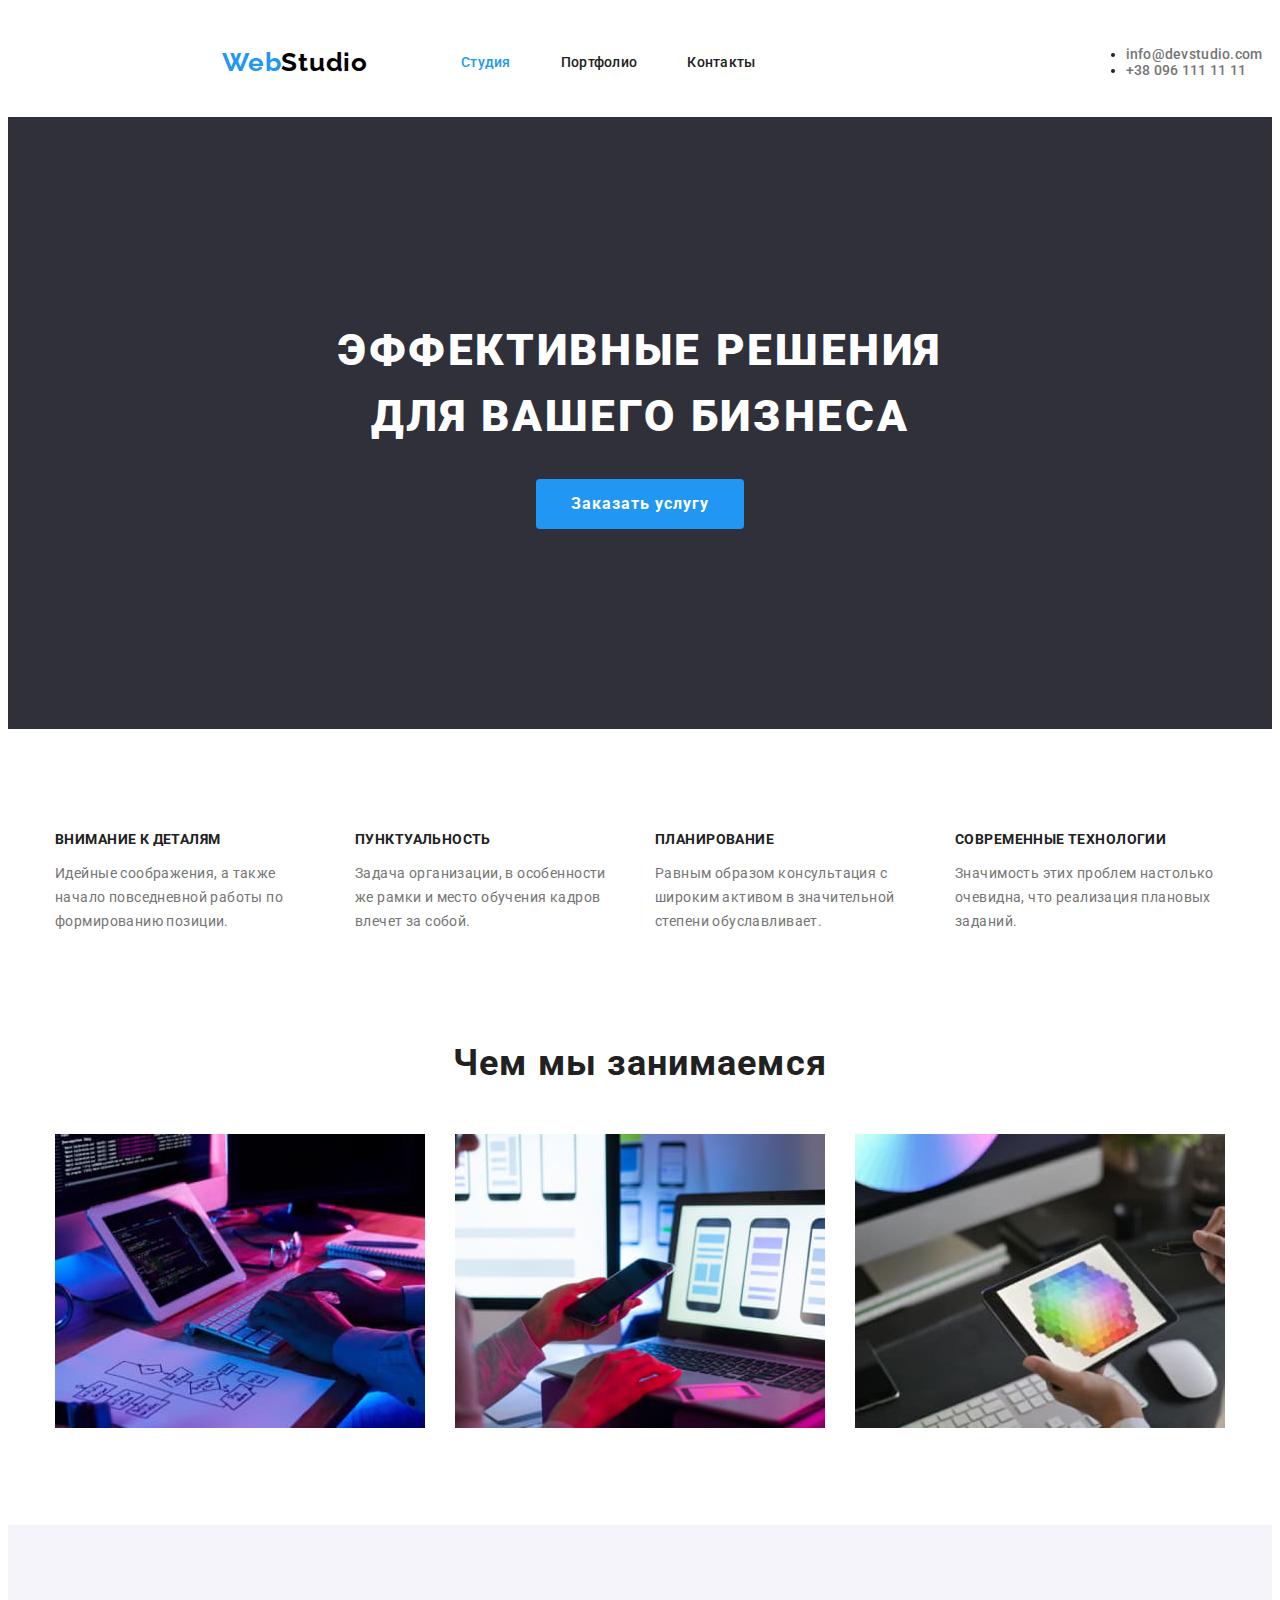
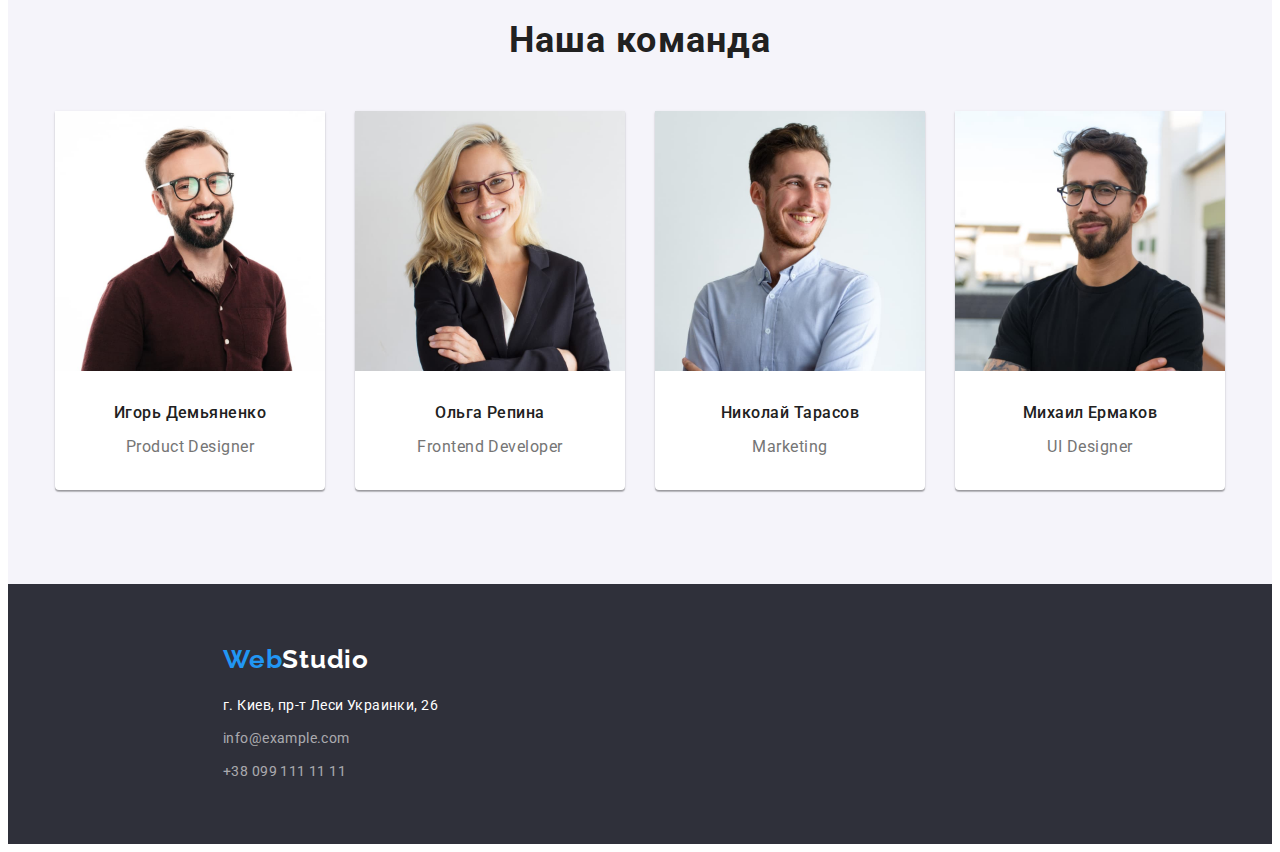
<file: index.html>
<!DOCTYPE html>
<html lang="ru">
  <head>
    <meta charset="UTF-8" />
    <meta http-equiv="X-UA-Compatible" content="IE=edge" />
    <meta name="viewport" content="width=device-width, initial-scale=1.0" />
    <link rel="preconnect" href="https://fonts.googleapis.com">
    <link rel="preconnect" href="https://fonts.gstatic.com" crossorigin>
    <link href="https://fonts.googleapis.com/css2?family=Raleway:wght@700&family=Roboto:wght@400;500;700;900&display=swap"
      rel="stylesheet">
      <link rel="stylesheet" href="./css/styles.css">
    <title>Studio</title>
  </head>
  <body>
    <!-- навигация -->
      <header class="header">
        <a class="logo link" href="#" lang="en"><span class="logo-accent">Web</span>Studio</a>
        <nav class="navigation">
          <ul class="list navigation-list">
            <li class="navigation-item active">
              <a href="#" class="link navigation-link active">Студия</a>
            </li>
            <li class="navigation-item">
              <a href="./portfolio.html" class="link navigation-link">Портфолио</a>
            </li>
            <li class="navigation-item">
              <a href="#" class="link navigation-link">Контакты</a>
            </li>
          </ul>
        </nav>
        <ul class="contacts">
          <li><a class="link contacts-link" href="mailto:info@devstudio.com">info@devstudio.com</a></li>
          <li><a class="link contacts-link" href="tel:+380961111111">+38 096 111 11 11</a></li>
        </ul>
        <!-- <div class="contacts">
          <a class="link contacts-link" href="mailto:info@devstudio.com">info@devstudio.com</a>
          <a class="link contacts-link" href="tel:+380961111111">+38 096 111 11 11</a>
        </div> -->
      </header>
    <!-- контент -->
    <main>
      <section class="hero">
       <div class="hero-style"> 
        <h1 class="hero-title">Эффективные решения для вашего бизнеса</h1>
        <button class="button hero-btn" type="button">Заказать услугу</button>
      </div>
      </section>
      <!-- особенности -->
      <section>
        <div class="content peculiarities">
          <h2 class="visually-hidden">Oсобенности</h2>
          <ul class="list">
            <li class="peculiarities-item">
              <h3  class="peculiarities-title">Внимание к деталям</h3>
              <p class="peculiarities-text">
                Идейные соображения, а также начало повседневной работы по
                формированию позиции.
              </p>
            </li>
            <li class="peculiarities-item">
              <h3 class="peculiarities-title">Пунктуальность</h3>
              <p class="peculiarities-text">
                Задача организации, в особенности же рамки и место обучения кадров
                влечет за собой.
              </p>
            </li>
            <li class="peculiarities-item">
              <h3 class="peculiarities-title">Планирование</h3>
              <p class="peculiarities-text">
                Равным образом консультация с широким активом в значительной
                степени обуславливает.
              </p>
            </li>
            <li class="peculiarities-item">
              <h3 class="peculiarities-title">Современные технологии</h3>
              <p class="peculiarities-text">
                Значимость этих проблем настолько очевидна, что реализация
                плановых заданий.
              </p>
            </li>
          </ul>
        </div>
        
        </section>
        <section>
          <div class="content works">
            <h2 class="works-title">Чем мы занимаемся</h2>
            <ul class="list works-list">
              <li class="works-img">
                <img src="./images/development.jpg" alt="написание кода" width="370" height="294"/>
              </li>
              <li class="works-img">
                <img src="./images/adaptation.jpg" alt="мобильная версия" width="370" height="294"/>
              </li>
              <li class="works-img">
                <img src="./images/testing.jpg" alt="приложение" width="370" height="294"/>
              </li>
            </ul>
          </div>
        
      </section>
      <section class="team">
        <div class="content team-content">
          <h2 class="team-title">Наша команда</h2>
          <ul class="list team-list">
            <li class="team-card">
              <img src="./images/demyanenko.jpg" alt="фото члена команды" width="270" height="260"/>
              <h3 class="team-name">Игорь Демьяненко</h3>
              <p class="team-profession">Product Designer</p>
            </li>
            <li class="team-card">
              <img src="./images/repina.jpg" alt="фото члена команды" width="270" height="260"/>
              <h3 class="team-name">Ольга Репина</h3>
              <p class="team-profession">Frontend Developer</p>
            </li>
            <li class="team-card">
              <img src="./images/tarasov.jpg" alt="фото члена команды" width="270" height="260"/>
              <h3 class="team-name">Николай Тарасов</h3>
              <p class="team-profession">Marketing</p>
            </li>
            <li class="team-card">
              <img src="./images/ermakov.jpg" alt="фото члена команды" width="270" height="260" />
              <h3 class="team-name">Михаил Ермаков</h3>
              <p class="team-profession">UI Designer</p>
            </li>
          </ul>
        </div>
        
      </section>
    </main>
    <!-- подвал -->
    <footer class="fotter">
      <div class="fotter-blok">
        <a class="logo link" href="#" lang="en"><span class="logo-accent">Web</span>Studio</a>
        <address class="address-blok">
          <p class="footer-adress">г. Киев, пр-т Леси Украинки, 26</p>
          <ul class="list footer-list">
            <li class="fotter-item"><a class="link fotter-link" href="mailto:info@example.com">info@example.com</a></li>
            <li class="fotter-item"><a class="link fotter-link" href="tel:+380991111111">+38 099 111 11 11</a></li>
          </ul>
        </address>
      </div>
      
    </footer>
  </body>
</html>
</file>
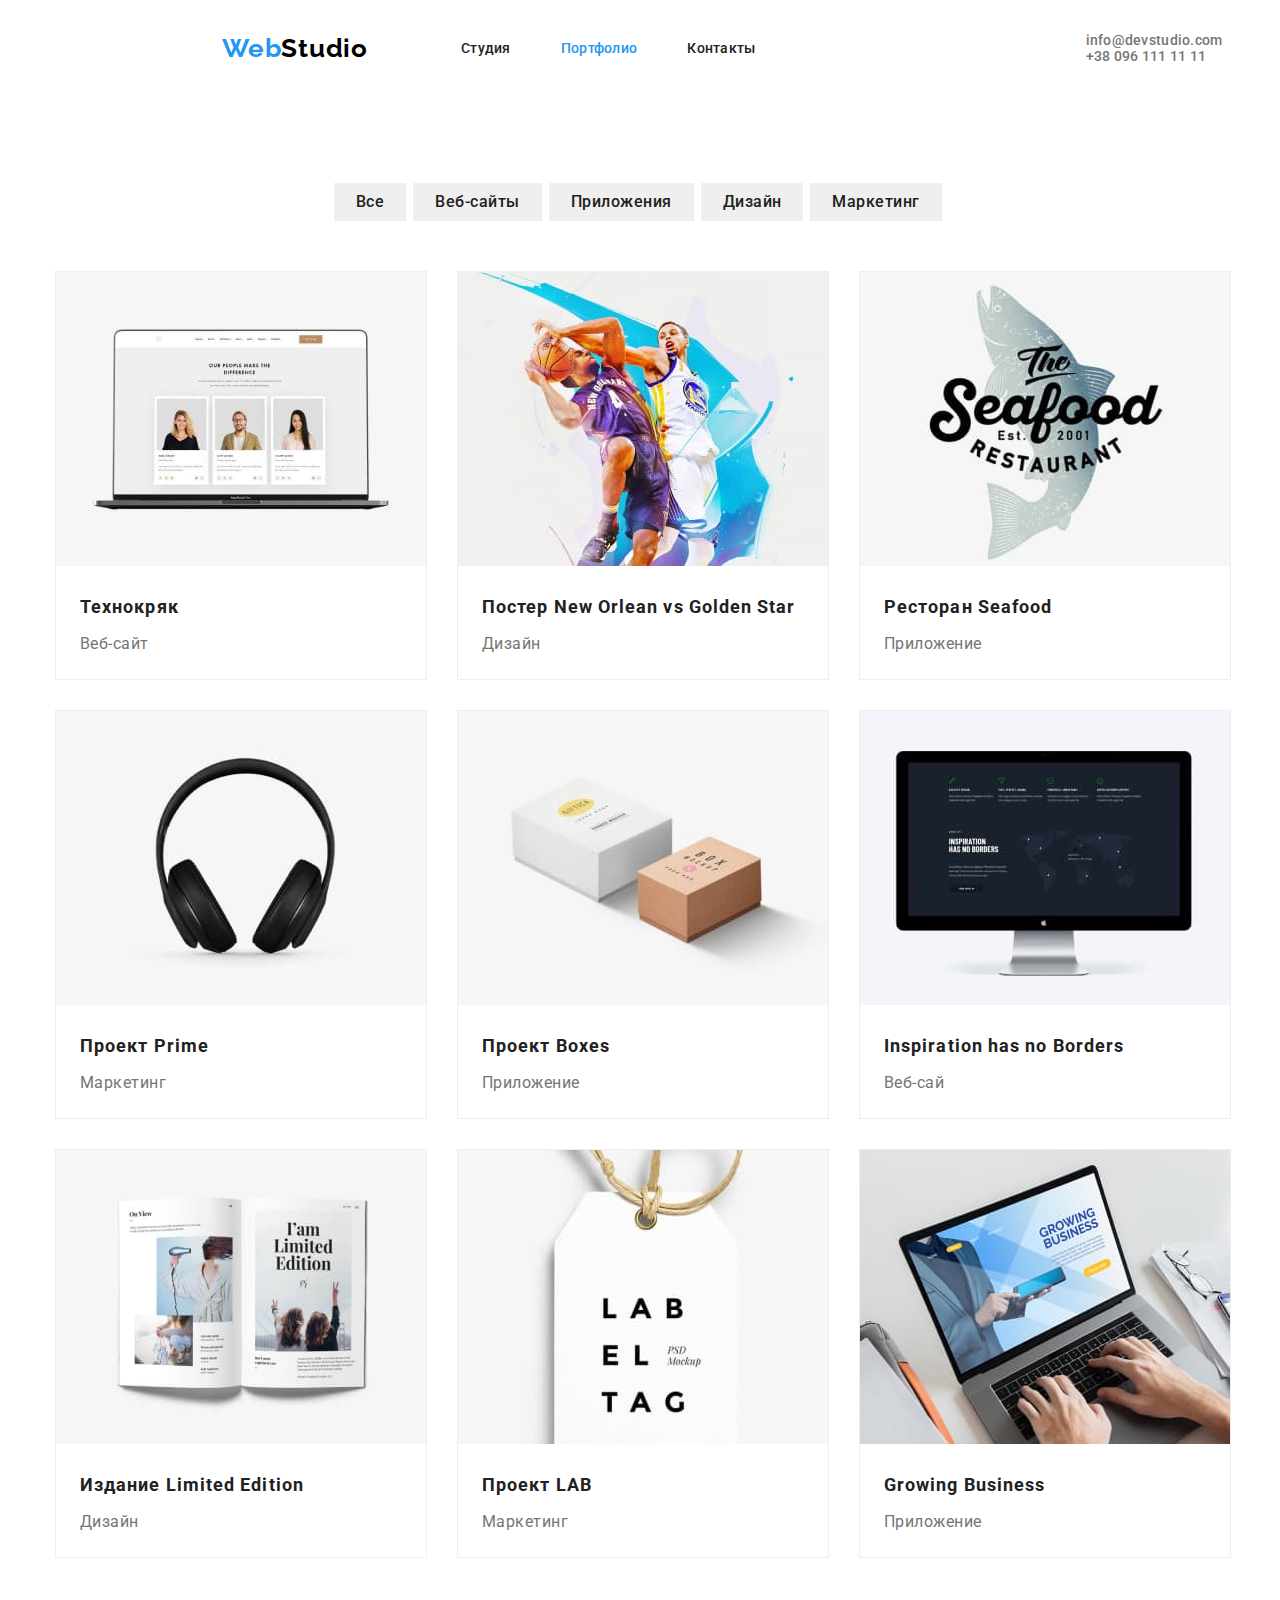
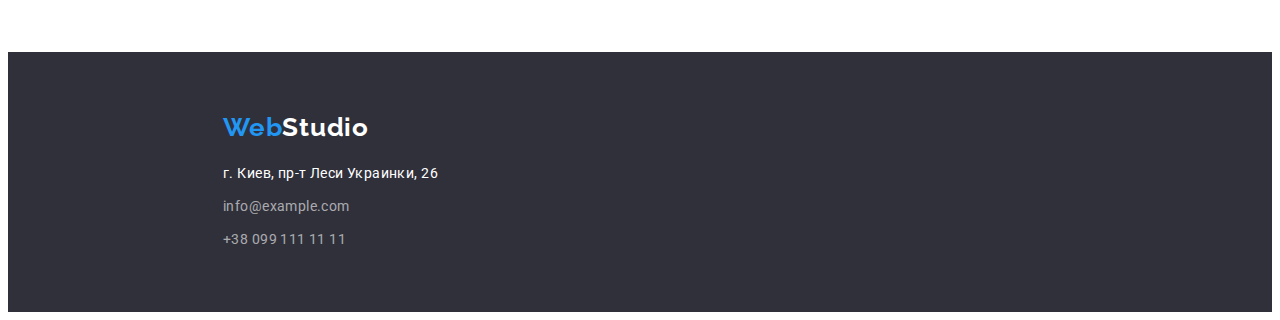
<file: portfolio.html>
<!DOCTYPE html>
<html lang="ru">

<head>
  <meta charset="UTF-8" />
  <meta http-equiv="X-UA-Compatible" content="IE=edge" />
  <meta name="viewport" content="width=device-width, initial-scale=1.0" />
  <link rel="preconnect" href="https://fonts.googleapis.com">
  <link rel="preconnect" href="https://fonts.gstatic.com" crossorigin>
  <link href="https://fonts.googleapis.com/css2?family=Raleway:wght@700&family=Roboto:wght@400;500;700;900&display=swap"
    rel="stylesheet">
  <link rel="stylesheet" href="./css/styles.css">
  <title>Портфолио</title>
</head>

<body>
<!-- навигация -->

      <header class="header">
        <a class="logo link" href="#" lang="en"><span class="logo-accent">Web</span>Studio</a>
        <nav class="navigation">
          <ul class="list navigation-list">
            <li class="navigation-item">
              <a href="./index.html" class="link navigation-link">Студия</a>
            </li>
            <li class="navigation-item">
              <a href="" class="link navigation-link active">Портфолио</a>
            </li>
            <li class="navigation-item">
              <a href="#" class="link navigation-link">Контакты</a>
            </li>
          </ul>
        </nav>
        <div class="contacts">
          <a class="link contacts-link" href="mailto:info@devstudio.com">info@devstudio.com</a>
          <a class="link contacts-link" href="tel:+380961111111">+38 096 111 11 11</a>
        </div>
      </header>
    </div>

<!-- контент -->
    <main class="content content-blok">
      <h1 class="visually-hidden">Перечень проектов</h1>
      <section>
        <ul class="list projects-list">
          <li  class="projects-item">
            <button class="button projects-btn"  type="button">Все</button>
          </li>
          <li class="projects-item">
            <button class="button projects-btn" type="button">Веб-сайты</button>
          </li>
          <li class="projects-item">
            <button class="button projects-btn" type="button">Приложения</button>
          </li>
          <li class="projects-item">
            <button class="button projects-btn" type="button">Дизайн</button>
          </li>
          <li class="projects-item">
            <button class="button projects-btn" type="button">Маркетинг</button>
          </li>
        </ul>
      </section>
      <section>
        <ul class="list portfolio-list">
          <li class="portfolio-item">
            <a class="link" rel="preconnect" href="#"><img src="./images/macbook.jpg" alt="макбук" width="370" height="294"></a>
            <div class="portfolio-blok">
            <h2 class="portfolio-title">Технокряк</h2>
            <p class="portfolio-text">Веб-сайт</p>
            </div>
          </li>
          <li class="portfolio-item">
            <a class="link" rel="preconnect" href="#"><img src="./images/volleyball.jpg" alt="волейбол" width="370" height="294"></a>
            <div class="portfolio-blok">
            <h2 class="portfolio-title">Постер New Orlean vs Golden Star</h2>
            <p class="portfolio-text">Дизайн</p>
            </div>
          </li>
          <li class="portfolio-item">
            <a class="link" rel="preconnect" href="#"><img src="./images/seafood.jpg" alt="морепродукты" width="370" height="294"></a>
            <div class="portfolio-blok">
            <h2 class="portfolio-title">Ресторан Seafood</h2>
            <p class="portfolio-text">Приложение</p>
            </div>
          </li>
        </ul>
        <ul class="list portfolio-list">
          <li class="portfolio-item">
            <a class="link" rel="preconnect" href="#"><img src="./images/headphones.jpg" alt="наушники" width="370" height="294"></a>
            <div class="portfolio-blok">
            <h2 class="portfolio-title">Проект Prime</h2>
            <p class="portfolio-text">Маркетинг</p>
            </div>
          </li>
          <li class="portfolio-item">
            <a class="link" rel="preconnect" href="#"><img src="./images/boxes.jpg" alt="коробки" width="370" height="294"></a>
            <div class="portfolio-blok">
            <h2 class="portfolio-title">Проект Boxes</h2>
            <p class="portfolio-text">Приложение</p>
            </div>
          </li>
          <li class="portfolio-item">
            <a class="link" rel="preconnect" href="#"><img src="./images/monitor.jpg" alt="монитор" width="370" height="294"></a>
            <div class="portfolio-blok">
            <h2 class="portfolio-title">Inspiration has no Borders</h2>
            <p class="portfolio-text">Веб-сай</p>
            </div>
          </li>
        </ul>  
        <ul class="list portfolio-list">
          <li class="portfolio-item">
            <a class="link" rel="preconnect" href="#"><img src="./images/magazine.jpg" alt="журнал" width="370" height="294"></a>
            <div class="portfolio-blok">
            <h2 class="portfolio-title">Издание Limited Edition</h2>
            <p class="portfolio-text">Дизайн</p>
            </div>
          </li>
          <li class="portfolio-item">
            <a class="link" rel="preconnect" href="#"><img src="./images/label.jpg" alt="этикетка" width="370" height="294"></a>
            <div class="portfolio-blok">
            <h2 class="portfolio-title">Проект LAB</h2>
            <p class="portfolio-text">Маркетинг</p>
            </div>
          </li>
          <li class="portfolio-item">
            <a class="link" rel="preconnect" href="#"><img src="./images/notebook.jpg" alt="ноутбук" width="370" height="294"></a>
            <div class="portfolio-blok">
            <h2 class="portfolio-title">Growing Business</h2>
            <p class="portfolio-text">Приложение</p>
            </div>
          </li>
        </ul>  
      </section>
    </main>

  <!-- подвал -->
    <footer class="fotter">
      <div class="fotter-blok">
        <a class="logo link" href="#" lang="en"><span class="logo-accent">Web</span>Studio</a>
        <address class="address-blok">
          <p class="footer-adress">г. Киев, пр-т Леси Украинки, 26</p>
          <ul class="list footer-list">
            <li class="fotter-item"><a class="link" href="mailto:info@example.com">info@example.com</a></li>
            <li class="fotter-item"><a class="link" href="tel:+380991111111">+38 099 111 11 11</a></li>
          </ul>
        </address>
      </div>
      
    </footer>
</body>
</html>
</file>
<file: css/styles.css>
:root {
  --primary-color: #FFFFFF;
  --secondary-color: #2F303A;
  --paragraph-color: #757575;
  --accent-color: #2196F3;
  --common-dark: #212121;
  --common-white: #E5E5E5; 
  --minor-color: #000000;
  --footer-text:rgba(255, 255, 255, 0.6);

  --main-font: 'Roboto', sans-serif;
  --text-size: 14px;
}

body{
  /* width: 1600px; */
  font-family: var(--main-font);
  font-size: var(--text-size);
  background-color: var(--primary-color);
  color: var(--common-dark);
  /* margin: 0; */
}

/* навигация */

.list {
  list-style: none;
  padding: 0;
  margin: 0;
}


.header {
  padding: 24px 214px 25px;
  display: flex;
  align-items: center;
}

.link {
  text-decoration: none;
}
.logo {
  margin-right: 93px;
  font-family: 'Raleway', sans-serif;
  font-weight: 700;
  font-size: 26px;
  letter-spacing: 0.03em;
  color: var(--minor-color);
}

.logo-accent {
  color: var(--accent-color);
}

.navigation {
  font-family: var(--main-font);
  margin-right: 330px;
}

.navigation-list {
  display: flex;
}

.navigation-item {
  margin-right: 50px;
}

.navigation-item:last-child {
  margin-right: 0;
}

.navigation-link {
  color: var(--common-dark);
  font-weight: 500;
  letter-spacing: 0.02em; 
}

.navigation-link:hover, .navigation-link:focus{
  color: var(--accent-color);
}

.active {
  color: var(--accent-color);
}

.contacts-link {
  color: var(--paragraph-color);
  font-weight: 500;
  letter-spacing: 0.02em;
  margin-right: 50px;
}

.contacts-link:hover{
  color: var(--accent-color);
}

.contacts-link:last-child {
  margin-right: 0;
}

/* герой */
.hero {
  background-color: var(--secondary-color);
}

.hero-style {
  padding-bottom: 170px;
}

.hero-title {
  font-weight: 900;
  font-size: 44px;
  line-height: 1.5;
  text-align: center;
  letter-spacing: 0.06em;
  text-transform: uppercase;
  width: 694px;
  color: #FFFFFF;
  padding-top: 200px;
  margin: 0 auto;
}

.button {
  font-family: var(--main-font);
  border: none;
  cursor: pointer;
}

.hero-style>.hero-btn {
  font-weight: 700;
  font-size: 16px;
  line-height: 1.87;
  color: var(--primary-color);
  letter-spacing: 0.06em;
  padding: 10px 35px;
  background: var(--accent-color);
  border-radius: 4px;
  margin: 30px auto;
  display: block;
}

.hero-btn:hover,
.hero-btn:focus{
    background-color: #188ce8;
}

/* Oсобенности */

.content {
  width: 1170px;
  margin: 0 auto;
}

.visually-hidden {
  position: absolute;
  white-space: nowrap;
  width: 1px;
  height: 1px;
  overflow: hidden;
  border: 0;
  padding: 0;
  clip: rect(0 0 0 0);
  clip-path: inset(50%);
  margin: -1px;
}

.peculiarities {
  padding-top: 89px;
  margin: 0 auto;
}

.peculiarities>.list {
  display: flex;
}

.peculiarities-item{
  width: 270px;
  margin-right: 30px;
}

.peculiarities-item:last-child {
  margin-right: 0;
}

.peculiarities-title {
  font-weight: 700;
  font-size: 14px;
  line-height: 1.14;
  letter-spacing: 0.03em;
  text-transform: uppercase;
}

.peculiarities-text {
  line-height: 1.71;
  letter-spacing: 0.03em;
  color: var(--paragraph-color);
}

/* works */

.team-content, .works {
  padding-top: 94px;
  padding-bottom: 94px;
}

.team-title, .works-title {
  font-weight: 700;
  font-size: 36px;
  line-height: 1.17;
  letter-spacing: 0.03em;
  text-align: center;
  margin: 0;
}

.team-card, .works-img {
  margin-right: 30px;
}

.team-list, .works-list {
  display: flex;
  padding-top: 50px;
}

.team-card:last-child, .works-img:last-child {
  margin-right: 0;
}

/* team */

.team {
  background-color: #F5F4FA;
}

.team-card {
  background-color: var(--primary-color);
  text-align: center;
  box-shadow: 0px 1px 3px rgba(0, 0, 0, 0.12), 0px 1px 1px rgba(0, 0, 0, 0.14), 0px 2px 1px rgba(0, 0, 0, 0.2);
  border-radius: 0px 0px 4px 4px;
}

.team-name {
  font-weight: 500;
  font-size: 16px;
  line-height: 1.17;
  letter-spacing: 0.03em;
  color: var(--common-dark);
  margin: 30px 0 10px;
}

.team-profession {
  font-size: 16px;
  line-height: 1.71;
  letter-spacing: 0.03em;
  color: var(--paragraph-color);
  margin: 0 0 30px;
}

/* fotter */

.fotter {
  background-color: var(--secondary-color);
}
.fotter-blok{
  padding: 60px 215px;
}

.fotter-blok>.logo {
  color: var(--primary-color);
}

.address-blok{
  font-style: normal;
}

.footer-adress {
  color: var(--primary-color);
  margin: 20px 0 9px;
}

.footer-adress:hover, .footer-adress:focus {
  color: var(--accent-color);
}

.fotter-item>.link:hover, .fotter-item>.link:focus {
  color: var(--accent-color);
}

.fotter-item {
  margin-top: 9px;
}

.footer-adress, .fotter-item {
  line-height: 1.71;
  letter-spacing: 0.03em;
}

.fotter-item>.link {
  color: var(--footer-text);
}


.projects-list {
  width: 611px;
  display:flex;
  padding: 94px 279px 20px;
}
.projects-item {
  background: #F5F4FA;
  border-radius: 4px;
  margin-right: 7px;
}

.projects-item:last-child {
  margin-right: 0;
}

.projects-btn {
  font-weight: 500;
  font-size: 16px;
  line-height: 1.62;
  text-align: center;
  letter-spacing: 0.03em;
  color: var(--common-dark);
  padding: 6px 22px;
}

.portfolio-list {
  display: flex;
  padding-top: 30px;
}
.portfolio-item {
  margin-right: 30px;
  background: var(--primary-color);
  border: 1px solid #EEEEEE;
}

.portfolio-item:last-child {
  margin-right: 0;
}

.portfolio-blok {
  width: 322px;
  padding: 20px 24px;
}

.portfolio-title {
  font-weight: 700;
  font-size: 18px;
  line-height: 2;
  letter-spacing: 0.06em;
  color: var(--common-dark);
  margin: 0;
}
.portfolio-text {
  font-size: 16px;
  line-height: 1.88;
  letter-spacing: 0.03em;
  color: var(--paragraph-color);
  margin-top: 4px;
  margin-bottom: 0;
}

.content-blok {
  padding-bottom: 94px;
}
</file>
